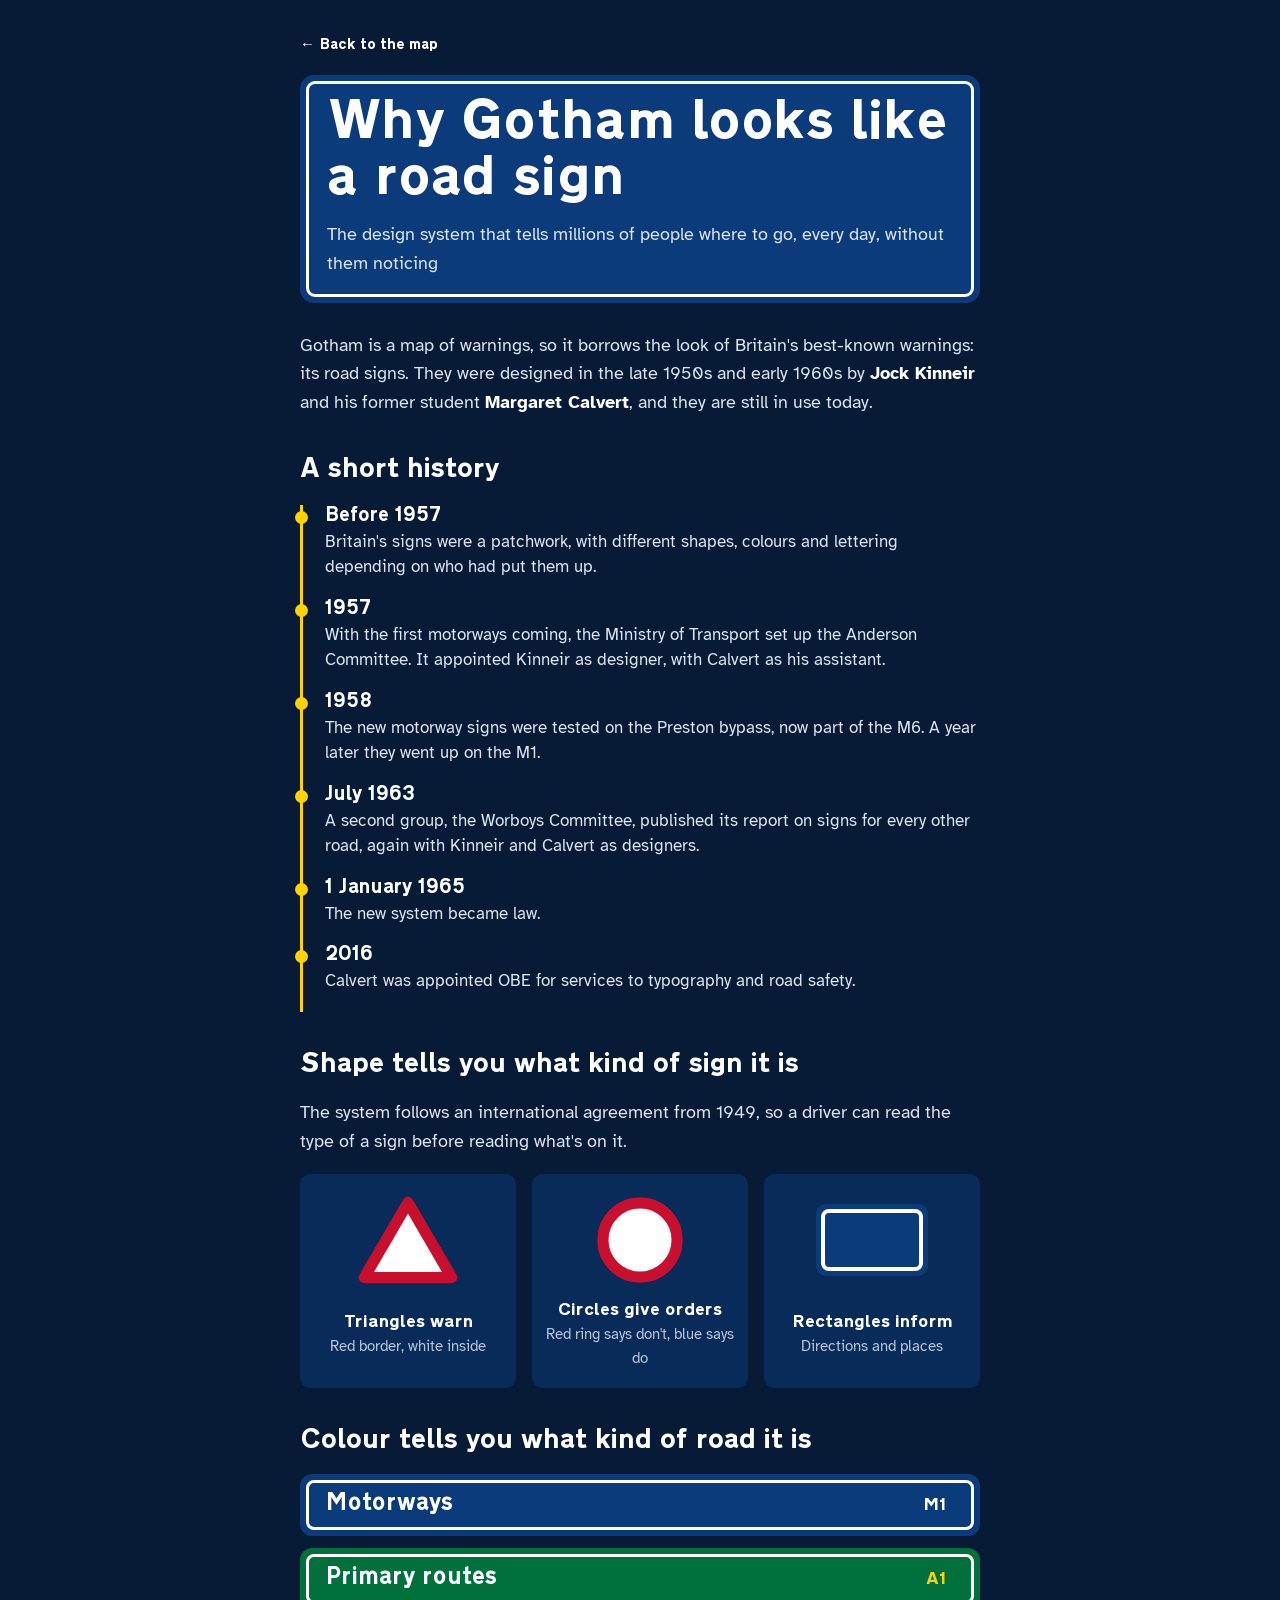
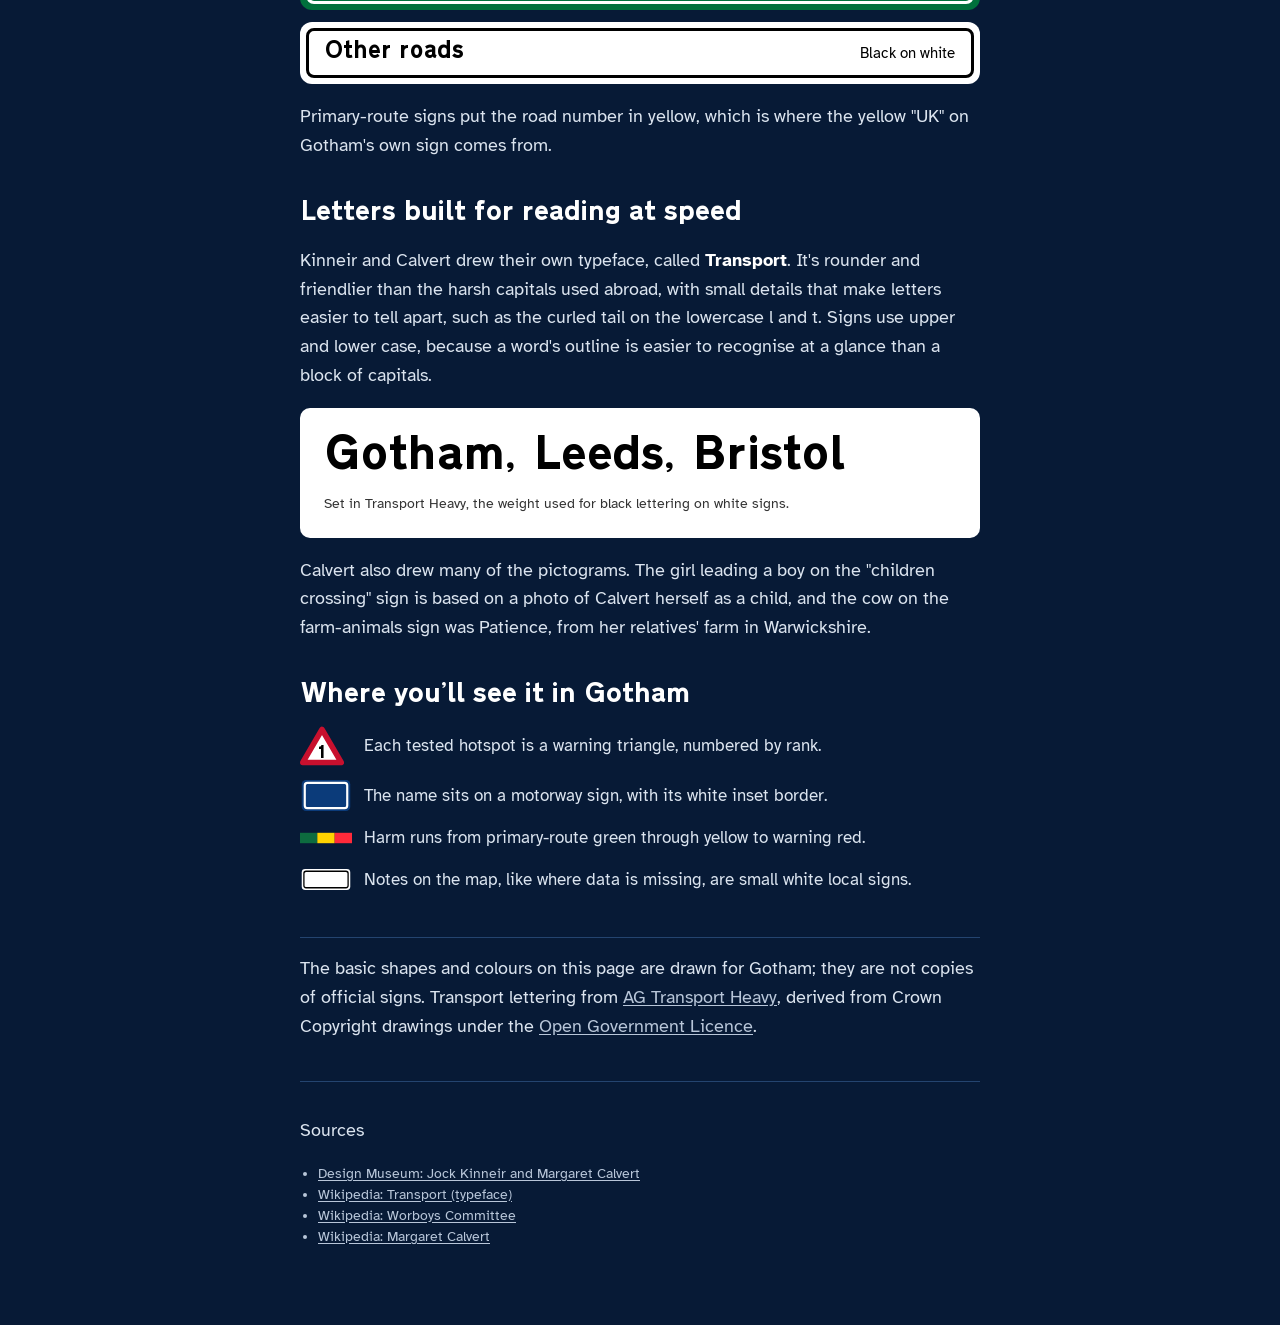
<file: site/road-signs.html>
<!doctype html>
<html lang="en-GB">
<head>
  <meta charset="utf-8">
  <meta name="viewport" content="width=device-width, initial-scale=1">
  <title>Why Gotham looks like a road sign</title>
  <meta name="description" content="The story of the British road-sign system designed by Jock Kinneir and Margaret Calvert, which Gotham borrows its look from.">
  <meta name="theme-color" content="#0b3b7a">
  <link rel="icon" href="data:image/svg+xml,%3Csvg xmlns='http://www.w3.org/2000/svg' viewBox='0 0 40 36'%3E%3Cpath d='M20 3 L37.5 33 H2.5 Z' fill='%23fff' stroke='%23c8102e' stroke-width='5' stroke-linejoin='round'/%3E%3C/svg%3E">
  <link rel="preload" href="fonts/transport-heavy.woff" as="font" type="font/woff" crossorigin>
  <link rel="stylesheet" href="app.css">
  <style>
    body { overflow: auto; }
    .story { max-width: 720px; margin: 0 auto; padding: 32px 20px 64px; }
    .back { display: inline-block; margin-bottom: 20px; font: 400 15px/1.2 var(--sign); color: var(--white); text-decoration: none; }
    .back::before { content: "← "; }
    .story .plate h1 { font-size: clamp(36px, 7vw, 56px); line-height: 1; }
    .story h2 { font-size: 28px; margin: 40px 0 8px; }
    .story p { font-size: 18px; line-height: 1.6; max-width: 62ch; color: #dbe4ef; }
    .story p strong { color: var(--white); }

    .timeline { list-style: none; padding: 0; margin: 20px 0 0; border-left: 3px solid var(--route); }
    .timeline li { position: relative; padding: 0 0 18px 22px; font-size: 17px; line-height: 1.5; color: #dbe4ef; }
    .timeline li::before { content: ""; position: absolute; left: -8px; top: 6px; width: 13px; height: 13px; border-radius: 50%; background: var(--route); }
    .timeline b { display: block; font: 400 20px/1.2 var(--sign); color: var(--white); }

    .shapes { display: grid; grid-template-columns: repeat(auto-fit, minmax(190px, 1fr)); gap: 16px; margin-top: 18px; }
    .shape { display: grid; grid-template-rows: 96px auto; justify-items: center; align-items: center; gap: 10px; padding: 18px 12px; text-align: center; background: var(--motorway-deep); border-radius: 10px; }
    .shape b { font: 400 18px/1.2 var(--sign); }
    .shape span { font-size: 15px; color: var(--mist); }

    .colours { display: grid; gap: 12px; margin-top: 18px; }
    .colour-sign { display: flex; align-items: center; gap: 14px; padding: 6px; border-radius: 12px; }
    .colour-sign > div { flex: 1; display: flex; align-items: center; justify-content: space-between; gap: 12px; padding: 10px 16px; border-radius: 8px; border: 3px solid currentColor; }
    .colour-sign b { font: 400 24px/1 var(--sign); }
    .colour-sign small { font-size: 15px; }
    .num { padding: 3px 8px 2px; border-radius: 3px; font: 400 18px/1 var(--sign); }
    .motorway { background: var(--motorway); color: var(--white); }
    .primary { background: var(--primary); color: var(--white); }
    .primary .num { background: var(--primary); color: var(--route); }
    .local { background: var(--white); color: var(--ink); }

    .type-sample { margin-top: 18px; padding: 24px; background: var(--white); color: var(--ink); border-radius: 10px; }
    .type-sample p { margin: 0; color: var(--ink); font: 400 clamp(32px, 6vw, 48px)/1.1 var(--sign); }
    .type-sample small { display: block; margin-top: 8px; font-size: 14px; color: #333; }

    .in-gotham { list-style: none; padding: 0; margin: 16px 0 0; display: grid; gap: 12px; }
    .in-gotham li { display: grid; grid-template-columns: 52px 1fr; gap: 12px; align-items: center; font-size: 17px; color: #dbe4ef; }
    .sources { margin-top: 40px; padding-top: 16px; border-top: 1px solid var(--rule); font-size: 14px; color: var(--mist); }
    .sources a { color: var(--mist); }
    .sources ul { padding-left: 18px; }
  </style>
</head>
<body>
  <main class="story">
    <a class="back" href="./">Back to the map</a>
    <header class="plate"><div class="plate-inner">
      <h1>Why Gotham looks like a road sign</h1>
      <p class="lede">The design system that tells millions of people where to go, every day, without them noticing</p>
    </div></header>

    <p style="margin-top:28px">Gotham is a map of warnings, so it borrows the look of Britain's best-known warnings: its road signs. They were designed in the late 1950s and early 1960s by <strong>Jock Kinneir</strong> and his former student <strong>Margaret Calvert</strong>, and they are still in use today.</p>

    <h2>A short history</h2>
    <ol class="timeline">
      <li><b>Before 1957</b>Britain's signs were a patchwork, with different shapes, colours and lettering depending on who had put them up.</li>
      <li><b>1957</b>With the first motorways coming, the Ministry of Transport set up the Anderson Committee. It appointed Kinneir as designer, with Calvert as his assistant.</li>
      <li><b>1958</b>The new motorway signs were tested on the Preston bypass, now part of the M6. A year later they went up on the M1.</li>
      <li><b>July 1963</b>A second group, the Worboys Committee, published its report on signs for every other road, again with Kinneir and Calvert as designers.</li>
      <li><b>1 January 1965</b>The new system became law.</li>
      <li><b>2016</b>Calvert was appointed OBE for services to typography and road safety.</li>
    </ol>

    <h2>Shape tells you what kind of sign it is</h2>
    <p>The system follows an international agreement from 1949, so a driver can read the type of a sign before reading what's on it.</p>
    <div class="shapes">
      <div class="shape">
        <svg viewBox="0 0 40 36" width="100" height="90" aria-hidden="true"><path d="M20 3 L37.5 33 H2.5 Z" fill="#fff" stroke="#c8102e" stroke-width="4.5" stroke-linejoin="round"/></svg>
        <div><b>Triangles warn</b><br><span>Red border, white inside</span></div>
      </div>
      <div class="shape">
        <svg viewBox="0 0 40 40" width="90" height="90" aria-hidden="true"><circle cx="20" cy="20" r="16.5" fill="#fff" stroke="#c8102e" stroke-width="5"/></svg>
        <div><b>Circles give orders</b><br><span>Red ring says don't, blue says do</span></div>
      </div>
      <div class="shape">
        <svg viewBox="0 0 60 40" width="120" height="80" aria-hidden="true"><rect x="2" y="2" width="56" height="36" rx="5" fill="#0b3b7a"/><rect x="5.5" y="5.5" width="49" height="29" rx="3" fill="none" stroke="#fff" stroke-width="2"/></svg>
        <div><b>Rectangles inform</b><br><span>Directions and places</span></div>
      </div>
    </div>

    <h2>Colour tells you what kind of road it is</h2>
    <div class="colours">
      <div class="colour-sign motorway"><div><b>Motorways</b><span class="num">M1</span></div></div>
      <div class="colour-sign primary"><div><b>Primary routes</b><span class="num">A1</span></div></div>
      <div class="colour-sign local"><div><b>Other roads</b><small>Black on white</small></div></div>
    </div>
    <p>Primary-route signs put the road number in yellow, which is where the yellow "UK" on Gotham's own sign comes from.</p>

    <h2>Letters built for reading at speed</h2>
    <p>Kinneir and Calvert drew their own typeface, called <strong>Transport</strong>. It's rounder and friendlier than the harsh capitals used abroad, with small details that make letters easier to tell apart, such as the curled tail on the lowercase l and t. Signs use upper and lower case, because a word's outline is easier to recognise at a glance than a block of capitals.</p>
    <div class="type-sample">
      <p>Gotham, Leeds, Bristol</p>
      <small>Set in Transport Heavy, the weight used for black lettering on white signs.</small>
    </div>
    <p>Calvert also drew many of the pictograms. The girl leading a boy on the "children crossing" sign is based on a photo of Calvert herself as a child, and the cow on the farm-animals sign was Patience, from her relatives' farm in Warwickshire.</p>

    <h2>Where you'll see it in Gotham</h2>
    <ul class="in-gotham">
      <li><svg viewBox="0 0 40 36" width="44" height="40" aria-hidden="true"><path d="M20 3 L37.5 33 H2.5 Z" fill="#fff" stroke="#c8102e" stroke-width="5" stroke-linejoin="round"/><text x="20" y="29" text-anchor="middle" font-family="Transport" font-size="17">1</text></svg>Each tested hotspot is a warning triangle, numbered by rank.</li>
      <li><svg viewBox="0 0 60 40" width="52" height="35" aria-hidden="true"><rect x="2" y="2" width="56" height="36" rx="5" fill="#0b3b7a"/><rect x="5.5" y="5.5" width="49" height="29" rx="3" fill="none" stroke="#fff" stroke-width="2.5"/></svg>The name sits on a motorway sign, with its white inset border.</li>
      <li><svg viewBox="0 0 60 12" width="52" height="12" aria-hidden="true"><rect width="20" height="12" fill="#0d6b3f"/><rect x="20" width="20" height="12" fill="#ffd200"/><rect x="40" width="20" height="12" fill="#ff2a3a"/></svg>Harm runs from primary-route green through yellow to warning red.</li>
      <li><svg viewBox="0 0 60 40" width="52" height="35" aria-hidden="true"><rect x="2" y="8" width="56" height="24" rx="4" fill="#fff"/><rect x="4.5" y="10.5" width="51" height="19" rx="2.5" fill="none" stroke="#000" stroke-width="1.5"/></svg>Notes on the map, like where data is missing, are small white local signs.</li>
    </ul>

    <p class="sources">The basic shapes and colours on this page are drawn for Gotham; they are not copies of official signs. Transport lettering from <a href="https://github.com/smugpie/uk-ire-road-sign-fonts">AG Transport Heavy</a>, derived from Crown Copyright drawings under the <a href="https://www.nationalarchives.gov.uk/doc/open-government-licence/version/3/">Open Government Licence</a>.</p>
    <div class="sources">
      <p>Sources</p>
      <ul>
        <li><a href="https://designmuseum.org/designers/jock-kinneir-and-margaret-calvert">Design Museum: Jock Kinneir and Margaret Calvert</a></li>
        <li><a href="https://en.wikipedia.org/wiki/Transport_(typeface)">Wikipedia: Transport (typeface)</a></li>
        <li><a href="https://en.wikipedia.org/wiki/Worboys_Committee">Wikipedia: Worboys Committee</a></li>
        <li><a href="https://en.wikipedia.org/wiki/Margaret_Calvert">Wikipedia: Margaret Calvert</a></li>
      </ul>
    </div>
  </main>
</body>
</html>
</file>
<file: site/app.css>
/* Gotham: British road-sign identity.
   Colours from the Worboys system: motorway blue, primary-route green,
   route-number yellow, warning red, sign white. */

@font-face { font-family: "Transport"; src: url(fonts/transport-heavy.woff) format("woff"); font-weight: 400 900; font-display: swap; }
@font-face { font-family: "Atkinson"; src: url(fonts/atkinson-regular.woff) format("woff"); font-weight: 400; font-display: swap; }
@font-face { font-family: "Atkinson"; src: url(fonts/atkinson-bold.woff) format("woff"); font-weight: 700; font-display: swap; }

:root {
  --motorway: #0b3b7a;
  --motorway-deep: #082b5a;
  --night: #071a36;
  --primary: #00703c;
  --route: #ffd200;
  --warning: #c8102e;
  --white: #ffffff;
  --ink: #000000;
  --mist: #b8c6d9;
  --rule: #24446f;
  --sign: "Transport", "Atkinson", "Helvetica Neue", Arial, sans-serif;
  --text: "Atkinson", "Helvetica Neue", Arial, sans-serif;
  --sheet: 380px;
  color-scheme: dark;
}

* { box-sizing: border-box; }
html, body { height: 100%; margin: 0; }
body {
  background: var(--night);
  color: var(--white);
  font: 16px/1.5 var(--text);
  -webkit-font-smoothing: antialiased;
  overflow: hidden;
}
a { color: var(--route); text-underline-offset: 2px; }
button { font: inherit; color: inherit; }
:focus-visible { outline: 3px solid var(--route); outline-offset: 2px; }
.visually-hidden {
  position: absolute; width: 1px; height: 1px; overflow: hidden;
  clip: rect(0 0 0 0); white-space: nowrap;
}

/* ---------- layout ---------- */
.layout { display: grid; grid-template-columns: var(--sheet) 1fr; height: 100dvh; }
.map { grid-column: 2; grid-row: 1; position: relative; }
.panel {
  grid-column: 1; grid-row: 1;
  overflow-y: auto;
  background: var(--night);
  border-right: 1px solid var(--rule);
  padding: 20px 20px 24px;
  scrollbar-color: var(--rule) transparent;
}
.sheet-handle { display: none; }

/* ---------- the name, as a motorway sign ---------- */
.plate { background: var(--motorway); border-radius: 14px; padding: 6px; }
.plate-inner { border: 3px solid var(--white); border-radius: 9px; padding: 14px 18px 16px; }
.plate h1 { font: 400 64px/0.9 var(--sign); margin: 0; letter-spacing: 0.005em; }
.lede { margin: 10px 0 0; font-size: 16px; line-height: 1.35; }
.route {
  display: inline-block; margin-right: 6px; padding: 4px 7px 3px; vertical-align: 1px;
  background: var(--route); color: var(--ink); border-radius: 3px;
  font: 400 15px/1 var(--sign);
}
.demo { margin: 12px 0 0; padding: 8px 12px; border-left: 4px solid var(--route); background: var(--motorway-deep); font-size: 14px; }

/* ---------- period: view switch, month bars ---------- */
.period { margin-top: 18px; }
.views { display: grid; grid-template-columns: 1fr 1fr; border: 2px solid var(--white); border-radius: 8px; overflow: hidden; }
.views button {
  padding: 8px 0 6px; border: 0; background: none; cursor: pointer;
  font: 400 15px/1.2 var(--sign);
}
.views button[aria-pressed="true"] { background: var(--white); color: var(--motorway-deep); }
.views button:not([aria-pressed="true"]):hover { background: var(--motorway); }

.scrubber { display: grid; grid-template-columns: repeat(auto-fit, minmax(0, 1fr)); gap: 3px; height: 82px; margin-top: 12px; }
.bar {
  position: relative; display: flex; flex-direction: column; justify-content: flex-end;
  padding: 0 0 18px; margin: 0; background: none; border: 0; cursor: pointer;
}
.bar-fill { display: block; border-radius: 2px 2px 0 0; background: var(--rule); transition: background-color 0.15s; }
.bar:hover .bar-fill { background: #3a6299; }
.bar[aria-pressed="true"] .bar-fill { background: var(--route); }
.bar-tick { position: absolute; left: 0; right: 0; bottom: 0; font-size: 12px; line-height: 16px; text-align: center; color: var(--mist); }
.bar[aria-pressed="true"] .bar-tick { color: var(--white); font-weight: 700; }
.period-line { margin: 6px 0 0; font-size: 14px; color: var(--mist); }

/* month slider: one dot per month, lined up under the bars */
.month-slider {
  position: relative; height: 24px;
  margin: 2px calc(100% / var(--n, 12) / 2 - 9px) 0;
}
.month-slider[hidden] { display: none; }
.month-slider::before { content: ""; position: absolute; left: 9px; right: 9px; top: 11px; height: 2px; background: var(--rule); }
.slider-dots { position: absolute; inset: 0 9px; display: flex; justify-content: space-between; align-items: center; pointer-events: none; }
.slider-dots span { width: 6px; height: 6px; margin: 0 -3px; border-radius: 50%; background: var(--mist); }
/* whole year selected: every dot lit, no knob */
.whole-year .slider-dots span { background: var(--route); }
.whole-year::before { background: var(--route); opacity: 0.5; }
.whole-year input::-webkit-slider-thumb { opacity: 0; }
.whole-year input::-moz-range-thumb { opacity: 0; }
.whole-year input:focus-visible::-webkit-slider-thumb { opacity: 1; }
.whole-year input:focus-visible::-moz-range-thumb { opacity: 1; }
.month-slider input {
  position: relative; z-index: 1; display: block; width: 100%; height: 24px; margin: 0;
  -webkit-appearance: none; appearance: none; background: transparent; cursor: pointer;
}
.month-slider input::-webkit-slider-runnable-track { height: 24px; background: transparent; }
.month-slider input::-moz-range-track { height: 24px; background: transparent; }
.month-slider input::-webkit-slider-thumb {
  -webkit-appearance: none; width: 18px; height: 18px; margin-top: 3px;
  border-radius: 50%; background: var(--route); border: 3px solid var(--night); box-shadow: 0 0 0 2px var(--route);
}
.month-slider input::-moz-range-thumb {
  width: 12px; height: 12px; border-radius: 50%;
  background: var(--route); border: 3px solid var(--night); box-shadow: 0 0 0 2px var(--route);
}
.month-slider input:focus { outline: none; }
.month-slider input:focus-visible::-webkit-slider-thumb { box-shadow: 0 0 0 2px var(--route), 0 0 0 5px var(--white); }
.month-slider input:focus-visible::-moz-range-thumb { box-shadow: 0 0 0 2px var(--route), 0 0 0 5px var(--white); }
.overlap { margin: 10px 0 0; font-size: 15px; line-height: 1.4; }
.overlap strong { font: 400 20px/1 var(--sign); color: var(--route); }

/* ---------- list ---------- */
.headline { margin: 22px 0 0; font-size: 19px; line-height: 1.35; }
h2 { font: 400 26px/1 var(--sign); margin: 24px 0 2px; }
h3 { font: 400 18px/1.2 var(--sign); margin: 18px 0 4px; }
.hint { margin: 0 0 8px; color: var(--mist); font-size: 14px; }

.zones { list-style: none; margin: 0; padding: 0; }
.zone {
  display: grid; grid-template-columns: 44px 1fr; column-gap: 10px; align-items: start;
  width: 100%; padding: 10px 6px 10px 0; text-align: left; cursor: pointer;
  background: none; border: 0; border-top: 1px solid var(--rule);
}
.zone:hover { background: linear-gradient(90deg, rgba(255, 255, 255, 0.06), transparent); }
.zone[aria-current="true"] { background: linear-gradient(90deg, rgba(255, 210, 0, 0.12), transparent); }
.zone svg { display: block; margin-top: 1px; }
.zone-name { display: block; font: 400 19px/1.15 var(--sign); }
.zone-meta { display: block; margin-top: 3px; font-size: 13px; line-height: 1.4; color: var(--mist); }
.list-buttons { display: flex; flex-wrap: wrap; gap: 8px; margin: 6px 0 0 54px; }
.more {
  padding: 7px 14px 6px; cursor: pointer;
  background: none; border: 2px solid var(--white); border-radius: 8px;
  font: 400 14px/1.2 var(--sign);
}
.more:hover { background: var(--motorway); }

.method { margin-top: 28px; padding-top: 14px; border-top: 1px solid var(--rule); font-size: 15px; }
.method summary { cursor: pointer; font: 400 18px/1.2 var(--sign); }
.method p, .method li { color: #dbe4ef; }
.method ul { padding-left: 18px; }
.weights { width: 100%; margin-top: 12px; border-collapse: collapse; font-size: 14px; }
.weights caption { text-align: left; color: var(--mist); padding-bottom: 6px; }
.weights td { padding: 3px 0; border-bottom: 1px solid var(--rule); }
.weights td:last-child { text-align: right; font-family: var(--sign); }

.history-link { margin: 12px 0 0; }
.history-link a {
  display: inline-block; padding: 8px 14px 7px; text-decoration: none; color: var(--ink);
  background: var(--white); border-radius: 6px; box-shadow: inset 0 0 0 2px var(--white), inset 0 0 0 4px var(--ink);
  font: 400 15px/1.2 var(--sign);
}
.credits { margin-top: 22px; font-size: 12px; color: var(--mist); }
.credits a { color: var(--mist); }
.error { padding: 12px 14px; background: var(--motorway-deep); border-left: 4px solid var(--warning); }
.error code { color: var(--route); }
.no-data .period, .no-data .sheet-body, .no-data #legend { display: none; }

/* ---------- map ---------- */
.leaflet-container { background: var(--night); font: inherit; }
/* OpenStreetMap, inverted to night and pushed into motorway blue by the background showing through */
.basemap { filter: invert(1) hue-rotate(180deg) saturate(0.35) brightness(0.85) contrast(1.05); opacity: 0.55; transition: opacity 0.3s, filter 0.3s; }
.map.region .basemap { opacity: 0.7; }
.map.street .basemap { filter: invert(1) hue-rotate(180deg) saturate(0.5) brightness(1) contrast(1.08); opacity: 0.85; }

.leaflet-container .leaflet-bar { border: 2px solid var(--white); border-radius: 8px; box-shadow: none; overflow: hidden; }
.leaflet-container .leaflet-bar a {
  width: 38px; height: 38px; line-height: 36px; border-bottom: 2px solid var(--white);
  background: var(--motorway); color: var(--white); font: 400 22px/36px var(--sign);
}
.leaflet-container .leaflet-bar a:last-child { border-bottom: 0; }
.leaflet-container .leaflet-bar a:hover { background: var(--motorway-deep); color: var(--route); }
.leaflet-container .leaflet-bar a.leaflet-disabled { background: var(--motorway-deep); color: var(--rule); }
.leaflet-container .leaflet-control-attribution { background: rgba(7, 26, 54, 0.85); color: var(--mist); font-size: 11px; }
.leaflet-container .leaflet-control-attribution a { color: var(--white); }

.legend { width: 236px; padding: 5px; background: var(--motorway); border-radius: 12px; }
#legend:not(.leaflet-control) { display: none; }
.legend-inner { padding: 9px 11px; border: 2px solid var(--white); border-radius: 8px; font-size: 13px; line-height: 1.35; }
.legend p { margin: 0; }
.legend-ramp { display: grid; grid-template-columns: repeat(7, 1fr); height: 10px; margin: 6px 0 3px; border-radius: 2px; overflow: hidden; }
.legend-ends { display: flex; justify-content: space-between; color: var(--mist); font-size: 12px; }
.legend-key { display: flex; align-items: center; gap: 8px; margin-top: 8px !important; }
.legend-key text { font-family: var(--sign); }
.mini-plate { padding: 2px 5px 1px; margin-left: -4px; background: var(--primary); color: var(--route); border: 1.5px solid var(--white); border-radius: 3px; font: 400 11px/1 var(--sign); }

/* warning-triangle markers */
.tri-marker svg { display: block; filter: drop-shadow(0 1px 2px rgba(0, 0, 0, 0.6)); cursor: pointer; }
.tri-marker.selected svg { filter: drop-shadow(0 0 6px rgba(255, 210, 0, 0.9)); }
.tri-marker text, .zone text { font-family: var(--sign); }

/* zoomed in: rank as a primary-route number plate, sitting on top of the outline */
.rank-plate span {
  position: absolute; left: 0; bottom: 4px; transform: translateX(-50%);
  min-width: 28px; padding: 4px 7px 3px; text-align: center; white-space: nowrap; cursor: pointer;
  background: var(--primary); color: var(--route); border: 2px solid var(--white); border-radius: 5px;
  font: 400 15px/1 var(--sign);
  box-shadow: 0 1px 3px rgba(0, 0, 0, 0.6);
}
.rank-plate span:hover { background: #008a4a; }
.rank-plate.selected span { background: var(--route); color: var(--ink); border-color: var(--ink); box-shadow: 0 0 0 2px var(--route), 0 1px 6px rgba(0, 0, 0, 0.7); }

.map-note div {
  position: absolute; transform: translate(-50%, -50%);
  display: flex; align-items: center; gap: 8px; white-space: nowrap; pointer-events: none;
  padding: 4px 9px; background: var(--white); color: var(--ink); border-radius: 5px;
  box-shadow: inset 0 0 0 2px var(--white), inset 0 0 0 3.5px var(--ink);
}
.map-note p { display: grid; justify-items: center; margin: 0; }
.map-note strong { font: 400 13px/1.2 var(--sign); }
.map-note span { font-size: 11px; line-height: 1.2; }

.gotham-popup .leaflet-popup-content-wrapper {
  background: var(--motorway); color: var(--white); border-radius: 12px; padding: 4px;
  box-shadow: 0 8px 24px rgba(0, 0, 0, 0.5);
}
.gotham-popup .leaflet-popup-content { margin: 0; padding: 10px 12px; border: 2px solid var(--white); border-radius: 8px; font-size: 14px; line-height: 1.45; }
.gotham-popup .leaflet-popup-tip { background: var(--motorway); }
.gotham-popup a.leaflet-popup-close-button { color: var(--white); width: 30px; height: 30px; top: 6px; right: 6px; font: 22px/30px var(--text); }
.gotham-popup a.leaflet-popup-close-button:hover { color: var(--route); }
.gotham-popup p { margin: 0 0 4px; }
.pop-score { padding-right: 20px; color: var(--mist); }
.pop-score strong { display: block; font: 400 28px/1.05 var(--sign); color: var(--white); }
.pop-hot { display: flex; align-items: center; gap: 6px; font-weight: 700; color: var(--route); }
.pop-hint { color: var(--mist); font-size: 13px; }
.pop-cats { list-style: none; padding: 0; margin: 8px 0; }
.pop-cats li { display: flex; justify-content: space-between; gap: 10px; padding: 2px 0; border-bottom: 1px solid var(--rule); }
.spark { display: block; margin-top: 8px; fill: var(--route); }
.pop-axis { display: flex; justify-content: space-between; font-size: 11px; color: var(--mist); }

/* ---------- small screens: bottom sheet ---------- */
@media (max-width: 760px) {
  .layout { display: block; }
  .map { position: fixed; inset: 0; }
  .panel {
    position: fixed; left: 0; right: 0; bottom: 0; z-index: 1000;
    max-height: 238px; overflow: hidden;
    padding: 4px 14px calc(14px + env(safe-area-inset-bottom));
    border-right: 0; border-top: 1px solid var(--rule); border-radius: 16px 16px 0 0;
    box-shadow: 0 -10px 30px rgba(0, 0, 0, 0.5);
    transition: max-height 0.3s ease-out;
  }
  .sheet-open .panel { max-height: 82dvh; overflow-y: auto; }
  .sheet-handle { display: block; width: 100%; height: 22px; margin: 0; background: none; border: 0; cursor: pointer; }
  .sheet-handle::before { content: ""; display: block; width: 44px; height: 5px; margin: 0 auto; border-radius: 3px; background: var(--rule); }
  .panel .plate { border-radius: 11px; padding: 4px; }
  .panel .plate-inner { padding: 6px 12px 7px; border-radius: 7px; }
  .panel .plate h1 { font-size: 36px; }
  .panel .lede, .panel .demo, .panel .history-link { display: none; }
  .sheet-open .panel .lede, .sheet-open .panel .history-link { display: block; }
  .sheet-open .panel .lede { font-size: 14px; }
  .period { margin-top: 10px; }
  .views button { padding: 6px 0 5px; font-size: 14px; }
  .scrubber { height: 58px; margin-top: 8px; }
  .period-line { font-size: 13px; margin-top: 4px; }
  .leaflet-bottom { bottom: calc(238px + env(safe-area-inset-bottom)); }
  .legend { width: 160px; padding: 3px; border-radius: 9px; }
  .legend-inner { padding: 5px 7px; font-size: 11px; border-radius: 6px; }
  .legend-key { margin-top: 4px !important; gap: 6px; }
  .legend-key svg { width: 16px; height: 15px; }
}

@media (prefers-reduced-motion: reduce) {
  *, *::before, *::after { transition: none !important; animation: none !important; }
}
</file>
